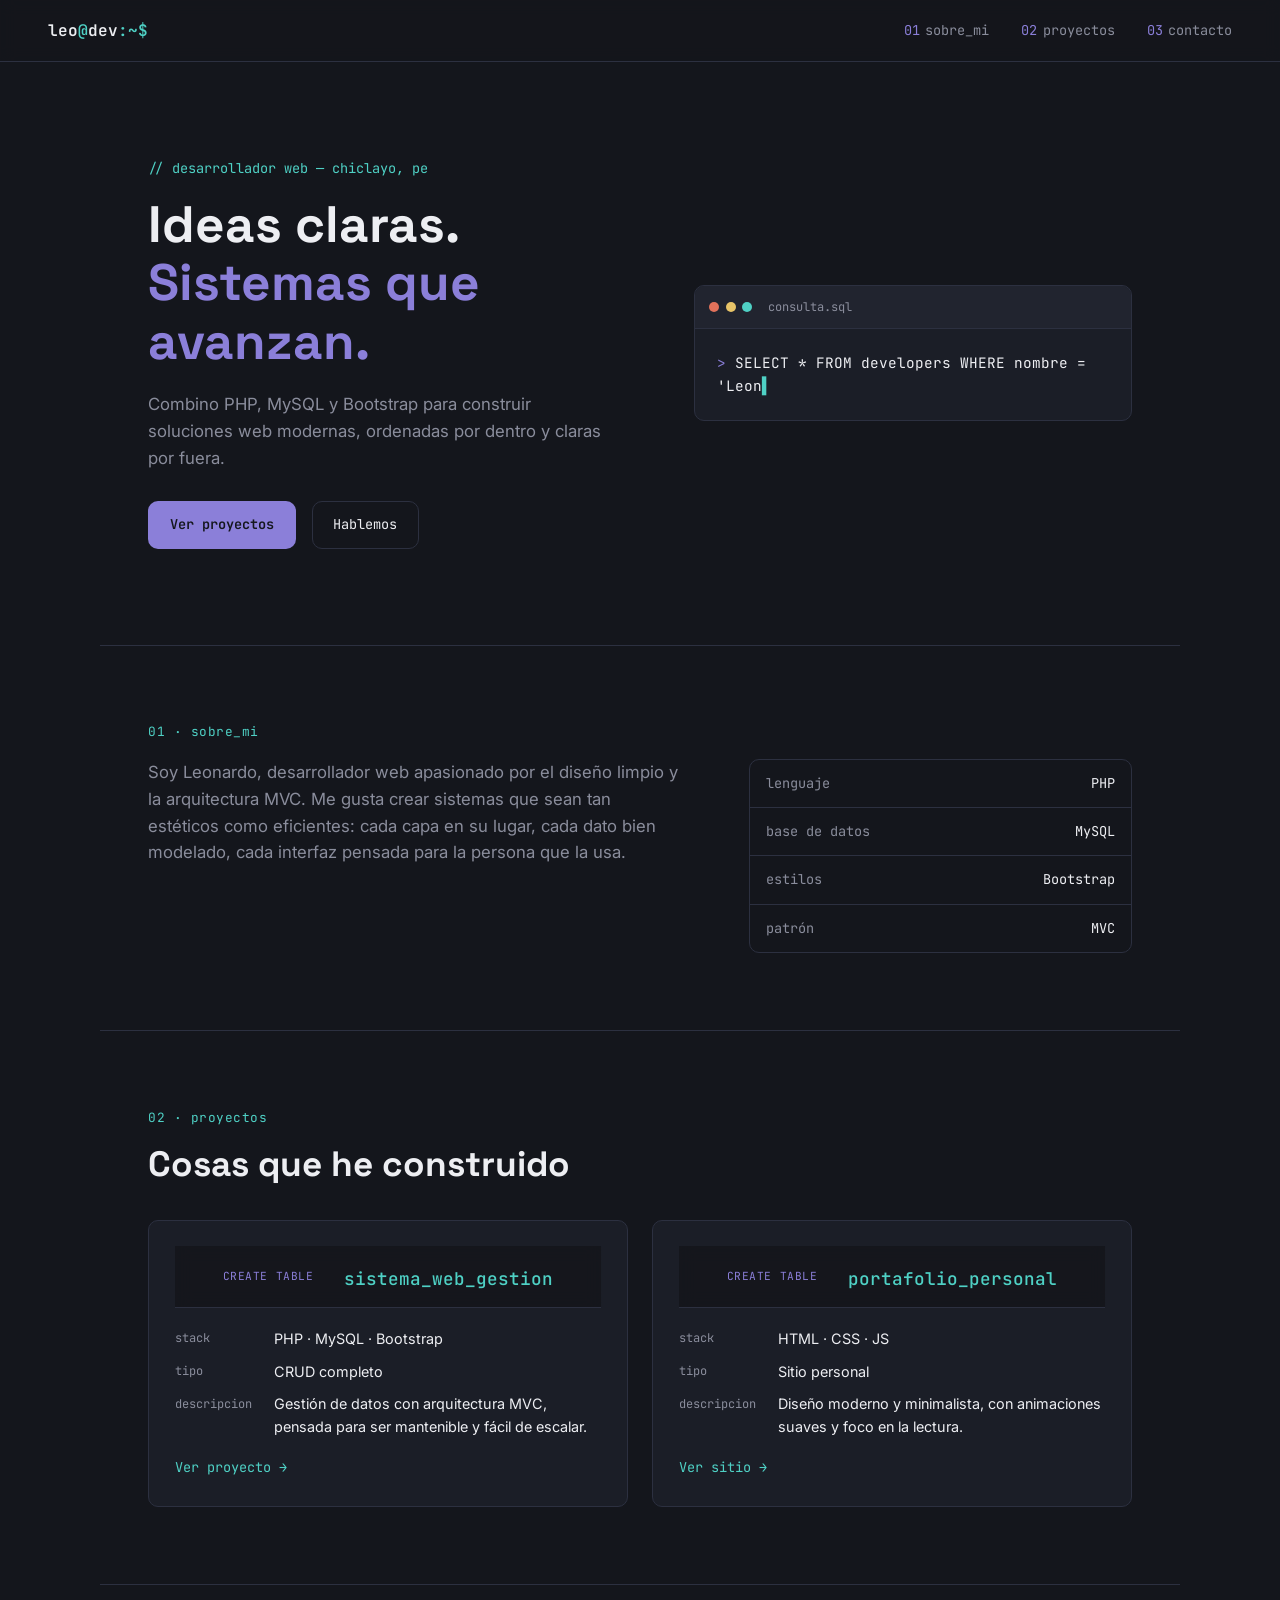
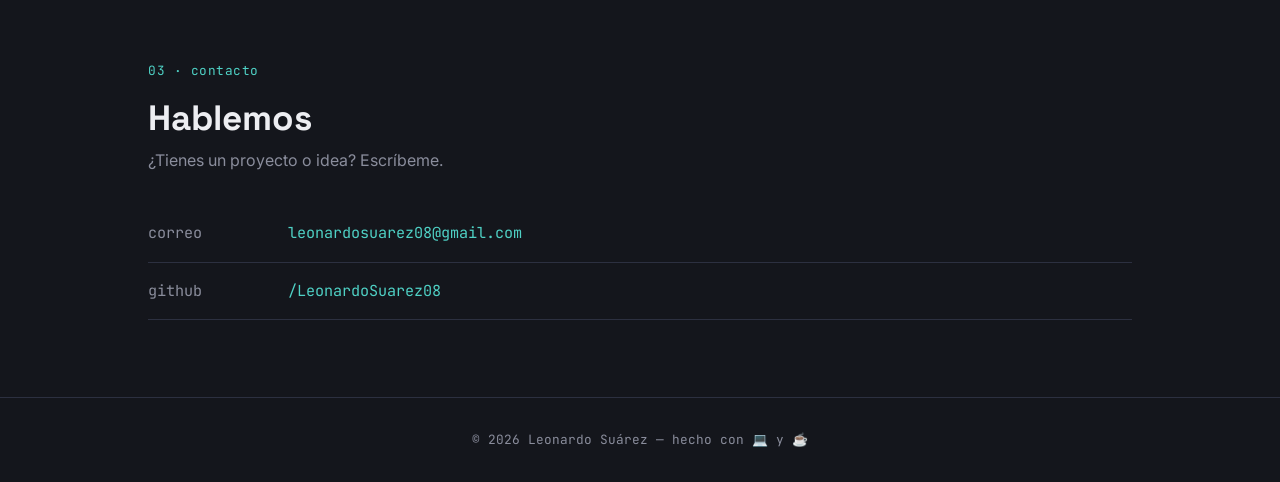
<file: index.html>
<!DOCTYPE html>
<html lang="es">
<head>
  <meta charset="UTF-8">
  <meta name="viewport" content="width=device-width, initial-scale=1.0">
  <title>Leonardo Suárez | Desarrollador Web</title>
  <meta name="description" content="Leonardo Suárez — desarrollador web en Chiclayo, Perú. PHP, MySQL y Bootstrap.">
  <link rel="preconnect" href="https://fonts.googleapis.com">
  <link rel="preconnect" href="https://fonts.gstatic.com" crossorigin>
  <link href="https://fonts.googleapis.com/css2?family=Space+Grotesk:wght@400;500;700&family=JetBrains+Mono:wght@400;500;600&family=Inter:wght@400;500&display=swap" rel="stylesheet">
  <link rel="stylesheet" href="style.css">
</head>
<body>

  <header>
    <a href="#" class="logo">leo<span>@</span>dev<span>:~$</span></a>
    <button class="nav-toggle" aria-label="Abrir menú" aria-expanded="false" aria-controls="nav-links">
      <span></span><span></span><span></span>
    </button>
    <nav id="nav-links">
      <a href="#sobre-mi"><span class="idx">01</span>sobre_mi</a>
      <a href="#proyectos"><span class="idx">02</span>proyectos</a>
      <a href="#contacto"><span class="idx">03</span>contacto</a>
    </nav>
  </header>

  <main>
    <section class="hero">
      <div class="terminal" aria-hidden="true">
        <div class="terminal-bar">
          <span class="dot red"></span><span class="dot yellow"></span><span class="dot green"></span>
          <span class="terminal-title">consulta.sql</span>
        </div>
        <div class="terminal-body">
          <p><span class="prompt">&gt;</span> <span id="typed"></span><span class="cursor">▌</span></p>
        </div>
      </div>

      <div class="hero-text">
        <p class="tag">// desarrollador web — chiclayo, pe</p>
        <h1>Ideas claras.<br><span class="accent">Sistemas que avanzan.</span></h1>
        <p class="desc">Combino PHP, MySQL y Bootstrap para construir soluciones web modernas, ordenadas por dentro y claras por fuera.</p>
        <div class="hero-actions">
          <a href="#proyectos" class="btn btn-primary">Ver proyectos</a>
          <a href="#contacto" class="btn btn-ghost">Hablemos</a>
        </div>
      </div>
    </section>

    <section id="sobre-mi" class="sobre-mi">
      <p class="eyebrow">01 · sobre_mi</p>
      <div class="sobre-grid">
        <p class="sobre-texto">
          Soy Leonardo, desarrollador web apasionado por el diseño limpio y la arquitectura MVC.
          Me gusta crear sistemas que sean tan estéticos como eficientes: cada capa en su lugar,
          cada dato bien modelado, cada interfaz pensada para la persona que la usa.
        </p>
        <ul class="stack-list">
          <li><span>lenguaje</span>PHP</li>
          <li><span>base de datos</span>MySQL</li>
          <li><span>estilos</span>Bootstrap</li>
          <li><span>patrón</span>MVC</li>
        </ul>
      </div>
    </section>

    <section id="proyectos" class="proyectos">
      <p class="eyebrow">02 · proyectos</p>
      <h2>Cosas que he construido</h2>

      <div class="cards">
        <article class="card">
          <header class="card-head">
            <span class="card-kicker">CREATE TABLE</span>
            <h3>sistema_web_gestion</h3>
          </header>
          <dl class="card-fields">
            <div class="field"><dt>stack</dt><dd>PHP · MySQL · Bootstrap</dd></div>
            <div class="field"><dt>tipo</dt><dd>CRUD completo</dd></div>
            <div class="field"><dt>descripcion</dt><dd>Gestión de datos con arquitectura MVC, pensada para ser mantenible y fácil de escalar.</dd></div>
          </dl>
          <a href="https://github.com/LeonardoSuarez08/LeonardoSuarez08" target="_blank" rel="noopener">Ver proyecto →</a>
        </article>

        <article class="card">
          <header class="card-head">
            <span class="card-kicker">CREATE TABLE</span>
            <h3>portafolio_personal</h3>
          </header>
          <dl class="card-fields">
            <div class="field"><dt>stack</dt><dd>HTML · CSS · JS</dd></div>
            <div class="field"><dt>tipo</dt><dd>Sitio personal</dd></div>
            <div class="field"><dt>descripcion</dt><dd>Diseño moderno y minimalista, con animaciones suaves y foco en la lectura.</dd></div>
          </dl>
          <a href="https://leonardosuarez08.github.io" target="_blank" rel="noopener">Ver sitio →</a>
        </article>
      </div>
    </section>

    <section id="contacto" class="contacto">
      <p class="eyebrow">03 · contacto</p>
      <h2>Hablemos</h2>
      <p class="contacto-intro">¿Tienes un proyecto o idea? Escríbeme.</p>

      <table class="contact-table">
        <tbody>
          <tr>
            <td class="c-key">correo</td>
            <td class="c-val"><a href="mailto:leonardosuarez08@gmail.com">leonardosuarez08@gmail.com</a></td>
          </tr>
          <tr>
            <td class="c-key">github</td>
            <td class="c-val"><a href="https://github.com/LeonardoSuarez08" target="_blank" rel="noopener">/LeonardoSuarez08</a></td>
          </tr>
        </tbody>
      </table>
    </section>
  </main>

  <footer>
    <p>© 2026 Leonardo Suárez — hecho con 💻 y ☕</p>
  </footer>

  <script src="script.js"></script>
</body>
</html>
</file>
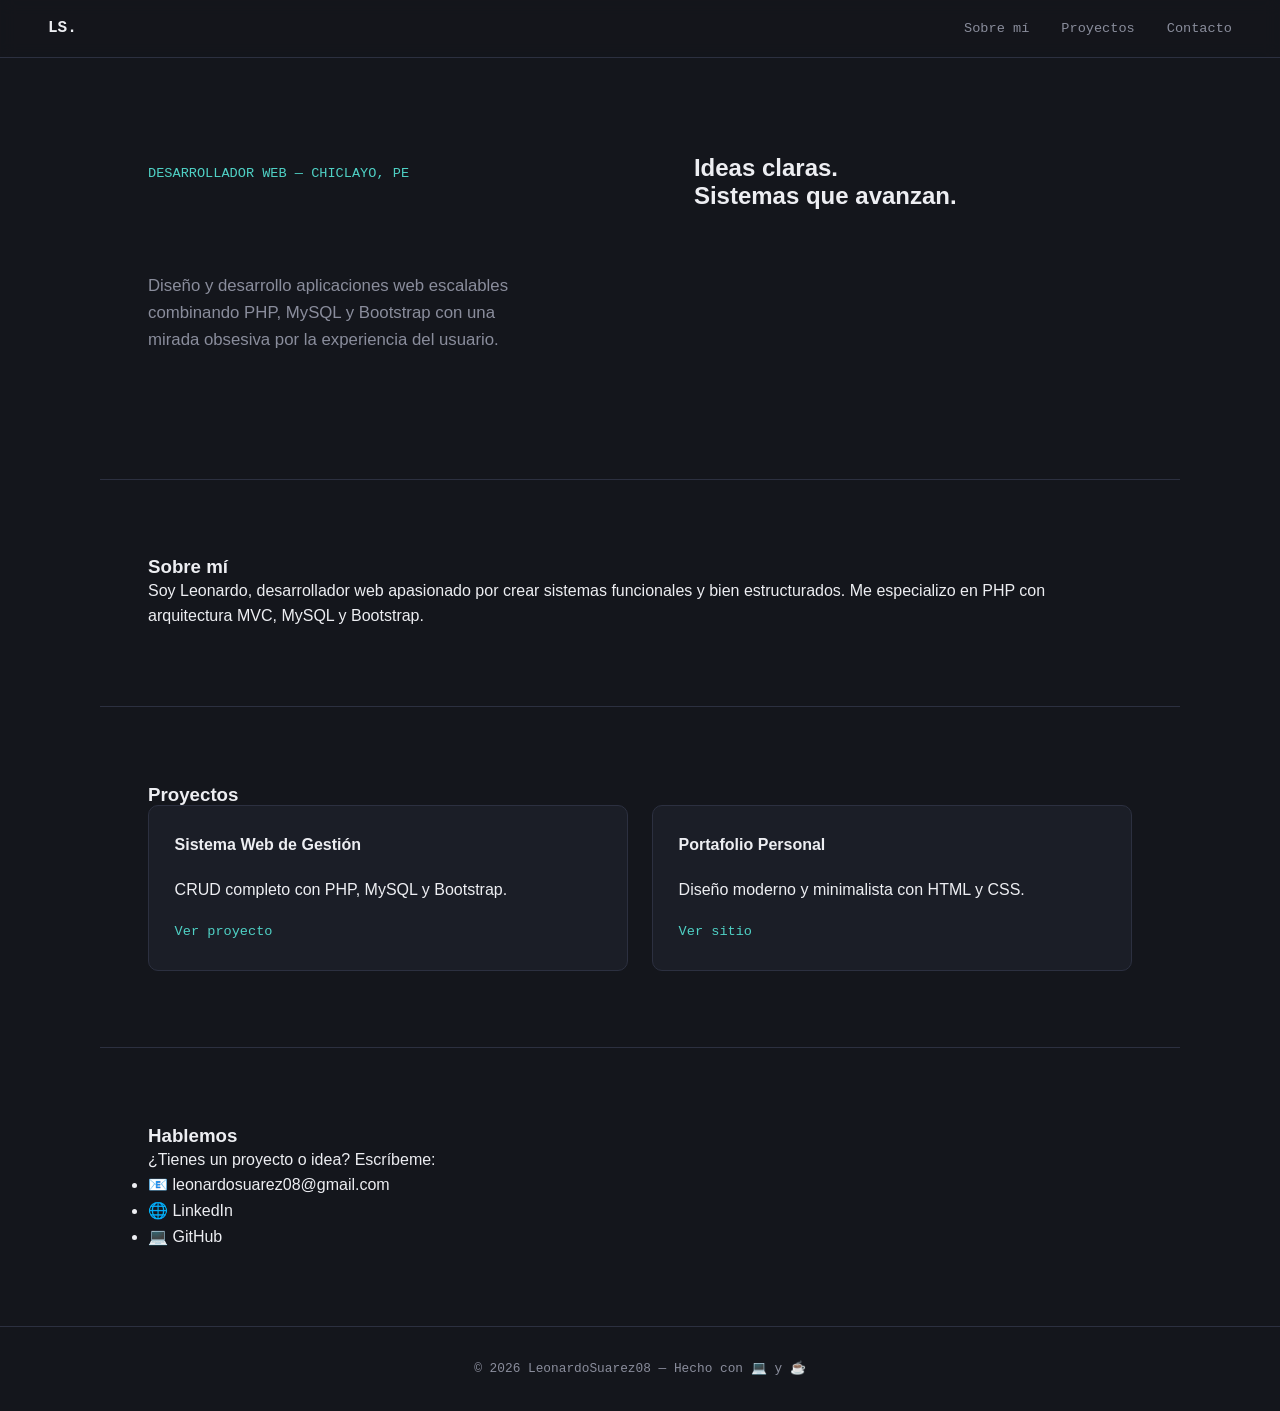
<file: índice.html>
<!DOCTYPE html>
<html lang="es">
  
<head>
  
  <meta charset="UTF-8">
  <meta name="viewport" content="width=device-width, initial-scale=1.0">
  <title>LeonardoSuarez08 | Portafolio</title>
  <link rel="stylesheet" href="style.css">

</head>
<body>
  <header>
    <h1 class="logo">LS.</h1>
    <nav>
      <a href="#sobre-mi">Sobre mí</a>
      <a href="#proyectos">Proyectos</a>
      <a href="#contacto">Contacto</a>
    </nav>
  </header>

  <section class="hero">
    <p class="tag">DESARROLLADOR WEB — CHICLAYO, PE</p>
    <h2>Ideas claras.<br><span>Sistemas que avanzan.</span></h2>
    <p class="desc">Diseño y desarrollo aplicaciones web escalables combinando PHP, MySQL y Bootstrap con una mirada obsesiva por la experiencia del usuario.</p>
  </section>

  <section id="sobre-mi" class="sobre-mi">
    <h3>Sobre mí</h3>
    <p>Soy Leonardo, desarrollador web apasionado por crear sistemas funcionales y bien estructurados. Me especializo en PHP con arquitectura MVC, MySQL y Bootstrap.</p>
  </section>

  <section id="proyectos" class="proyectos">
    <h3>Proyectos</h3>
    <div class="cards">
      <div class="card">
        <h4>Sistema Web de Gestión</h4>
        <p>CRUD completo con PHP, MySQL y Bootstrap.</p>
        <a href="https://github.com/LeonardoSuarez08/LeonardoSuarez08" target="_blank">Ver proyecto</a>
      </div>
      <div class="card">
        <h4>Portafolio Personal</h4>
        <p>Diseño moderno y minimalista con HTML y CSS.</p>
        <a href="https://leonardosuarez08.github.io" target="_blank">Ver sitio</a>
      </div>
    </div>
  </section>

  <section id="contacto" class="contacto">
    <h3>Hablemos</h3>
    <p>¿Tienes un proyecto o idea? Escríbeme:</p>
    <ul>
      <li>📧 leonardosuarez08@gmail.com</li>
      <li>🌐 <a href="https://linkedin.com/in/leonardosuarez08" target="_blank">LinkedIn</a></li>
      <li>💻 <a href="https://github.com/LeonardoSuarez08" target="_blank">GitHub</a></li>
    </ul>
  </section>

  <footer>
    <p>© 2026 LeonardoSuarez08 — Hecho con 💻 y ☕</p>
  </footer>
</body>
</html>
</file>
<file: style.css>
:root {
  --ink: #14161c;
  --panel: #1b1e27;
  --panel-2: #21242f;
  --line: #2c3040;
  --text: #edeef2;
  --text-muted: #8a8d9c;
  --violet: #8b7fd9;
  --teal: #4fd1c5;
  --red: #e2725b;

  --font-display: "Space Grotesk", sans-serif;
  --font-mono: "JetBrains Mono", monospace;
  --font-body: "Inter", sans-serif;

  --max-w: 1080px;
  --radius: 10px;
}

* { box-sizing: border-box; margin: 0; padding: 0; }

html { scroll-behavior: smooth; }

body {
  background: var(--ink);
  color: var(--text);
  font-family: var(--font-body);
  line-height: 1.6;
  -webkit-font-smoothing: antialiased;
}

a { color: inherit; text-decoration: none; }

img { max-width: 100%; display: block; }

:focus-visible {
  outline: 2px solid var(--teal);
  outline-offset: 3px;
}

section, header, footer {
  padding-inline: clamp(1.25rem, 5vw, 3rem);
}

.eyebrow {
  font-family: var(--font-mono);
  font-size: 0.8rem;
  color: var(--teal);
  letter-spacing: 0.04em;
  margin-bottom: 1rem;
}

h1, h2, h3 {
  font-family: var(--font-display);
  font-weight: 700;
  line-height: 1.15;
}

.accent { color: var(--violet); }

/* ============================================
   HEADER / NAV
   ============================================ */
header {
  position: sticky;
  top: 0;
  z-index: 20;
  display: flex;
  align-items: center;
  justify-content: space-between;
  padding-block: 1.1rem;
  background: rgba(20, 22, 28, 0.85);
  backdrop-filter: blur(8px);
  border-bottom: 1px solid var(--line);
}

.logo {
  font-family: var(--font-mono);
  font-size: 1rem;
  font-weight: 600;
}
.logo span { color: var(--teal); }

nav {
  display: flex;
  gap: 2rem;
}

nav a {
  font-family: var(--font-mono);
  font-size: 0.85rem;
  color: var(--text-muted);
  transition: color 0.2s ease;
}
nav a:hover { color: var(--text); }
nav .idx { color: var(--violet); margin-right: 0.4em; }

.nav-toggle {
  display: none;
  flex-direction: column;
  gap: 5px;
  background: none;
  border: none;
  cursor: pointer;
  padding: 0.5rem;
}
.nav-toggle span {
  width: 22px;
  height: 2px;
  background: var(--text);
  border-radius: 2px;
}

/* ============================================
   HERO
   ============================================ */
.hero {
  max-width: var(--max-w);
  margin-inline: auto;
  padding-block: clamp(3rem, 8vw, 6rem);
  display: grid;
  grid-template-columns: 1.1fr 1fr;
  gap: clamp(2rem, 5vw, 4rem);
  align-items: center;
}

.terminal {
  background: var(--panel);
  border: 1px solid var(--line);
  border-radius: var(--radius);
  overflow: hidden;
  order: 2;
}

.terminal-bar {
  display: flex;
  align-items: center;
  gap: 0.4rem;
  padding: 0.7rem 0.9rem;
  background: var(--panel-2);
  border-bottom: 1px solid var(--line);
}
.dot { width: 10px; height: 10px; border-radius: 50%; }
.dot.red { background: var(--red); }
.dot.yellow { background: #e8c468; }
.dot.green { background: var(--teal); }
.terminal-title {
  margin-left: 0.6rem;
  font-family: var(--font-mono);
  font-size: 0.75rem;
  color: var(--text-muted);
}

.terminal-body {
  padding: 1.4rem;
  font-family: var(--font-mono);
  font-size: 0.9rem;
  min-height: 90px;
}
.prompt { color: var(--violet); }
.cursor {
  color: var(--teal);
  animation: blink 1s step-end infinite;
}
@keyframes blink { 50% { opacity: 0; } }

.hero-text { order: 1; }

.tag {
  font-family: var(--font-mono);
  font-size: 0.85rem;
  color: var(--teal);
  margin-bottom: 1rem;
}

.hero-text h1 {
  font-size: clamp(2rem, 5vw, 3.2rem);
  margin-bottom: 1.2rem;
}

.desc {
  color: var(--text-muted);
  font-size: 1.05rem;
  max-width: 42ch;
  margin-bottom: 1.8rem;
}

.hero-actions { display: flex; gap: 1rem; flex-wrap: wrap; }

.btn {
  font-family: var(--font-mono);
  font-size: 0.85rem;
  padding: 0.75rem 1.3rem;
  border-radius: var(--radius);
  border: 1px solid transparent;
  transition: transform 0.15s ease, border-color 0.15s ease, background 0.15s ease;
  display: inline-block;
}
.btn:hover { transform: translateY(-2px); }

.btn-primary {
  background: var(--violet);
  color: #14161c;
  font-weight: 600;
}
.btn-primary:hover { background: #a89ce6; }

.btn-ghost {
  border-color: var(--line);
  color: var(--text);
}
.btn-ghost:hover { border-color: var(--teal); color: var(--teal); }

/* ============================================
   SOBRE MI
   ============================================ */
.sobre-mi {
  max-width: var(--max-w);
  margin-inline: auto;
  padding-block: clamp(3rem, 6vw, 5rem);
  border-top: 1px solid var(--line);
}

.sobre-grid {
  display: grid;
  grid-template-columns: 1.4fr 1fr;
  gap: clamp(2rem, 5vw, 4rem);
  align-items: start;
}

.sobre-texto {
  font-size: 1.05rem;
  color: var(--text-muted);
  max-width: 55ch;
}

.stack-list {
  list-style: none;
  border: 1px solid var(--line);
  border-radius: var(--radius);
  overflow: hidden;
}
.stack-list li {
  display: flex;
  justify-content: space-between;
  padding: 0.8rem 1rem;
  font-family: var(--font-mono);
  font-size: 0.85rem;
  border-bottom: 1px solid var(--line);
}
.stack-list li:last-child { border-bottom: none; }
.stack-list li span {
  color: var(--text-muted);
  text-transform: lowercase;
}

/* ============================================
   PROYECTOS
   ============================================ */
.proyectos {
  max-width: var(--max-w);
  margin-inline: auto;
  padding-block: clamp(3rem, 6vw, 5rem);
  border-top: 1px solid var(--line);
}

.proyectos h2 {
  font-size: clamp(1.6rem, 4vw, 2.2rem);
  margin-bottom: 2.2rem;
}

.cards {
  display: grid;
  grid-template-columns: repeat(2, 1fr);
  gap: 1.5rem;
}

.card {
  background: var(--panel);
  border: 1px solid var(--line);
  border-radius: var(--radius);
  padding: 1.6rem;
  display: flex;
  flex-direction: column;
  gap: 1.2rem;
  transition: border-color 0.2s ease, transform 0.2s ease;
}
.card:hover {
  border-color: var(--violet);
  transform: translateY(-4px);
}

.card-kicker {
  font-family: var(--font-mono);
  font-size: 0.7rem;
  color: var(--violet);
  letter-spacing: 0.05em;
}

.card-head h3 {
  font-family: var(--font-mono);
  font-size: 1.1rem;
  font-weight: 500;
  color: var(--teal);
  margin-top: 0.3rem;
}

.card-fields { display: flex; flex-direction: column; gap: 0.6rem; }
.field { display: grid; grid-template-columns: 90px 1fr; gap: 0.6rem; font-size: 0.9rem; }
.field dt {
  font-family: var(--font-mono);
  font-size: 0.75rem;
  color: var(--text-muted);
  text-transform: lowercase;
  padding-top: 0.15rem;
}
.field dd { color: var(--text); }

.card > a {
  font-family: var(--font-mono);
  font-size: 0.85rem;
  color: var(--teal);
  margin-top: auto;
  align-self: flex-start;
  border-bottom: 1px solid transparent;
}
.card > a:hover { border-color: var(--teal); }

/* ============================================
   CONTACTO
   ============================================ */
.contacto {
  max-width: var(--max-w);
  margin-inline: auto;
  padding-block: clamp(3rem, 6vw, 5rem);
  border-top: 1px solid var(--line);
}

.contacto h2 { font-size: clamp(1.6rem, 4vw, 2.2rem); margin-bottom: 0.6rem; }
.contacto-intro { color: var(--text-muted); margin-bottom: 2rem; }

.contact-table {
  width: 100%;
  border-collapse: collapse;
  font-family: var(--font-mono);
  font-size: 0.95rem;
}
.contact-table td {
  padding: 1rem 0;
  border-bottom: 1px solid var(--line);
}
.c-key {
  color: var(--text-muted);
  width: 140px;
  text-transform: lowercase;
}
.c-val a { color: var(--teal); }
.c-val a:hover { text-decoration: underline; }

/* ============================================
   FOOTER
   ============================================ */
footer {
  text-align: center;
  padding-block: 2rem;
  color: var(--text-muted);
  font-family: var(--font-mono);
  font-size: 0.8rem;
  border-top: 1px solid var(--line);
}

/* ============================================
   SCROLL REVEAL
   ============================================ */
.reveal {
  opacity: 0;
  transform: translateY(16px);
  transition: opacity 0.6s ease, transform 0.6s ease;
}
.reveal.in-view {
  opacity: 1;
  transform: translateY(0);
}

/* ============================================
   RESPONSIVE
   ============================================ */
@media (max-width: 860px) {
  .hero { grid-template-columns: 1fr; }
  .terminal { order: 1; }
  .hero-text { order: 2; }
  .sobre-grid { grid-template-columns: 1fr; }
  .cards { grid-template-columns: 1fr; }
}

@media (max-width: 640px) {
  .nav-toggle { display: flex; }

  nav {
    position: absolute;
    top: 100%;
    left: 0;
    right: 0;
    flex-direction: column;
    gap: 0;
    background: var(--panel);
    border-bottom: 1px solid var(--line);
    max-height: 0;
    overflow: hidden;
    transition: max-height 0.25s ease;
  }
  nav.open { max-height: 260px; }
  nav a {
    padding: 1rem clamp(1.25rem, 5vw, 3rem);
    border-bottom: 1px solid var(--line);
  }

  .field { grid-template-columns: 1fr; }
  .field dt { padding-top: 0; }

  .c-key { width: 90px; }
}

@media (prefers-reduced-motion: reduce) {
  html { scroll-behavior: auto; }
  .cursor { animation: none; }
  .reveal { opacity: 1; transform: none; transition: none; }
  .card:hover { transform: none; }
}
</file>
